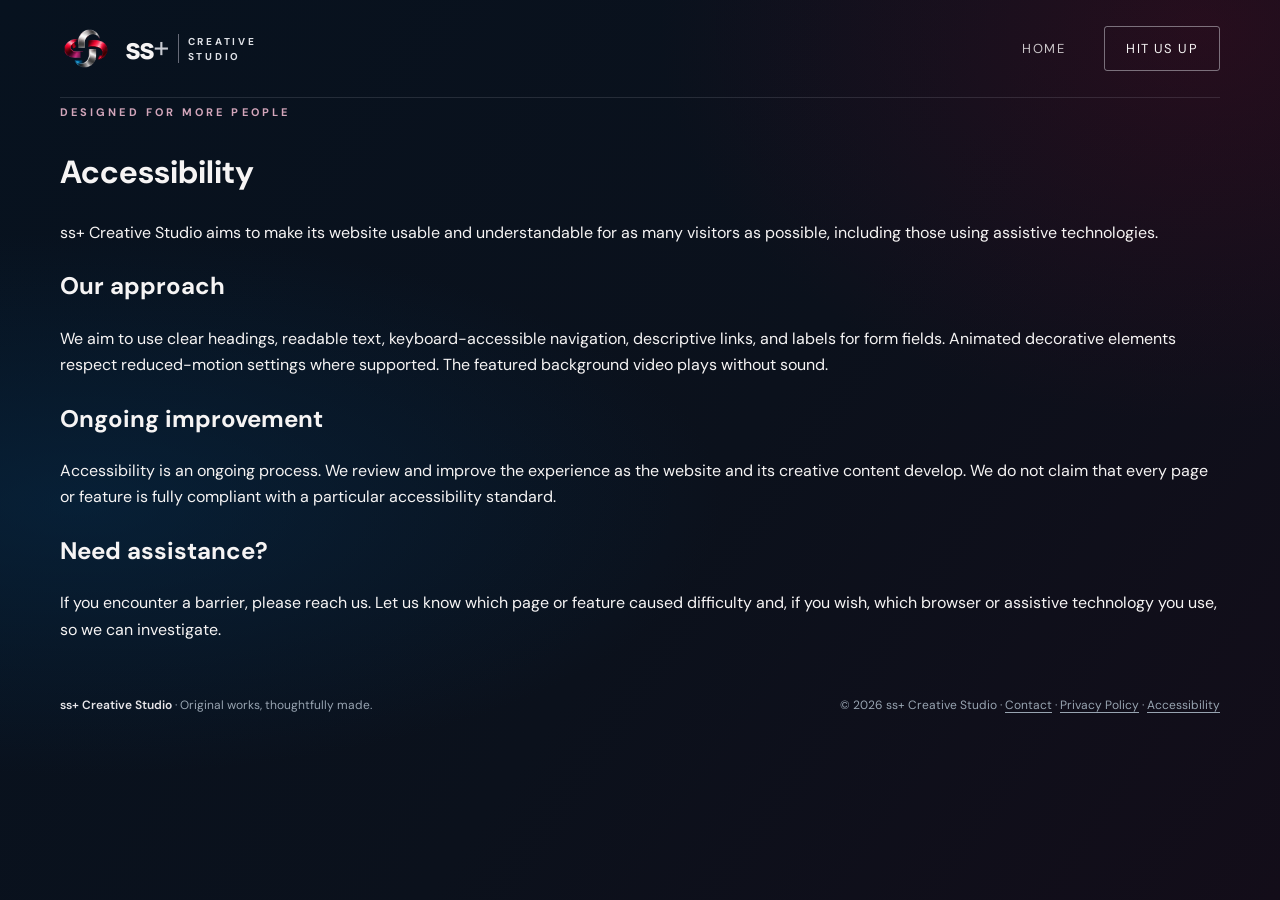
<file: accessibility/index.html>
<!doctype html><html lang="en"><head><meta charset="utf-8"><meta name="viewport" content="width=device-width,initial-scale=1"><meta name="theme-color" content="#07121f"><link rel="icon" type="image/png" href="../assets/studio_emblem.png"><link rel="stylesheet" href="../styles.css"><title>Accessibility | ss+ Creative Studio</title></head><body><div class="site"><header class="nav wrap"><a aria-label="ss+ Creative Studio, home" class="brand" href="../"><img alt="ss+ intertwined metallic studio emblem" src="../assets/studio_emblem.png"/><span class="brand-name"><span class="wordmark">ss<span class="plus">+</span></span><span class="brand-divider"></span><span class="brand-sub">Creative<br/>Studio</span></span></a><nav aria-label="Main navigation" class="links"><a  href="../">Home</a><a class="nav-contact" href="../contact/">Hit us up</a></nav></header><main class="legal-main wrap"><div class="legal-copy"><span class="eyebrow">Designed for more people</span><h1>Accessibility</h1><p>ss+ Creative Studio aims to make its website usable and understandable for as many visitors as possible, including those using assistive technologies.</p>
<h2>Our approach</h2><p>We aim to use clear headings, readable text, keyboard-accessible navigation, descriptive links, and labels for form fields. Animated decorative elements respect reduced-motion settings where supported. The featured background video plays without sound.</p>
<h2>Ongoing improvement</h2><p>Accessibility is an ongoing process. We review and improve the experience as the website and its creative content develop. We do not claim that every page or feature is fully compliant with a particular accessibility standard.</p>
<h2>Need assistance?</h2><p>If you encounter a barrier, please <a href="../contact/">reach us</a>. Let us know which page or feature caused difficulty and, if you wish, which browser or assistive technology you use, so we can investigate.</p></div></main><footer class="footer wrap"><span><strong>ss+ Creative Studio</strong> · Original works, thoughtfully made.</span><span>© <span id="year">2026</span> ss+ Creative Studio · <a href="../contact/">Contact</a> · <a href="../privacy-policy/">Privacy Policy</a> · <a href="../accessibility/">Accessibility</a></span></footer><script>document.getElementById("year").textContent=new Date().getFullYear();
<!-- Cloudflare Web Analytics -->
<script type="module" src="https://static.cloudflareinsights.com/beacon.min.js" data-cf-beacon='{"token": "5295e1e6908948158667b8c790a9b784"}'></script>
<!-- End Cloudflare Web Analytics -->
</body>
</file>
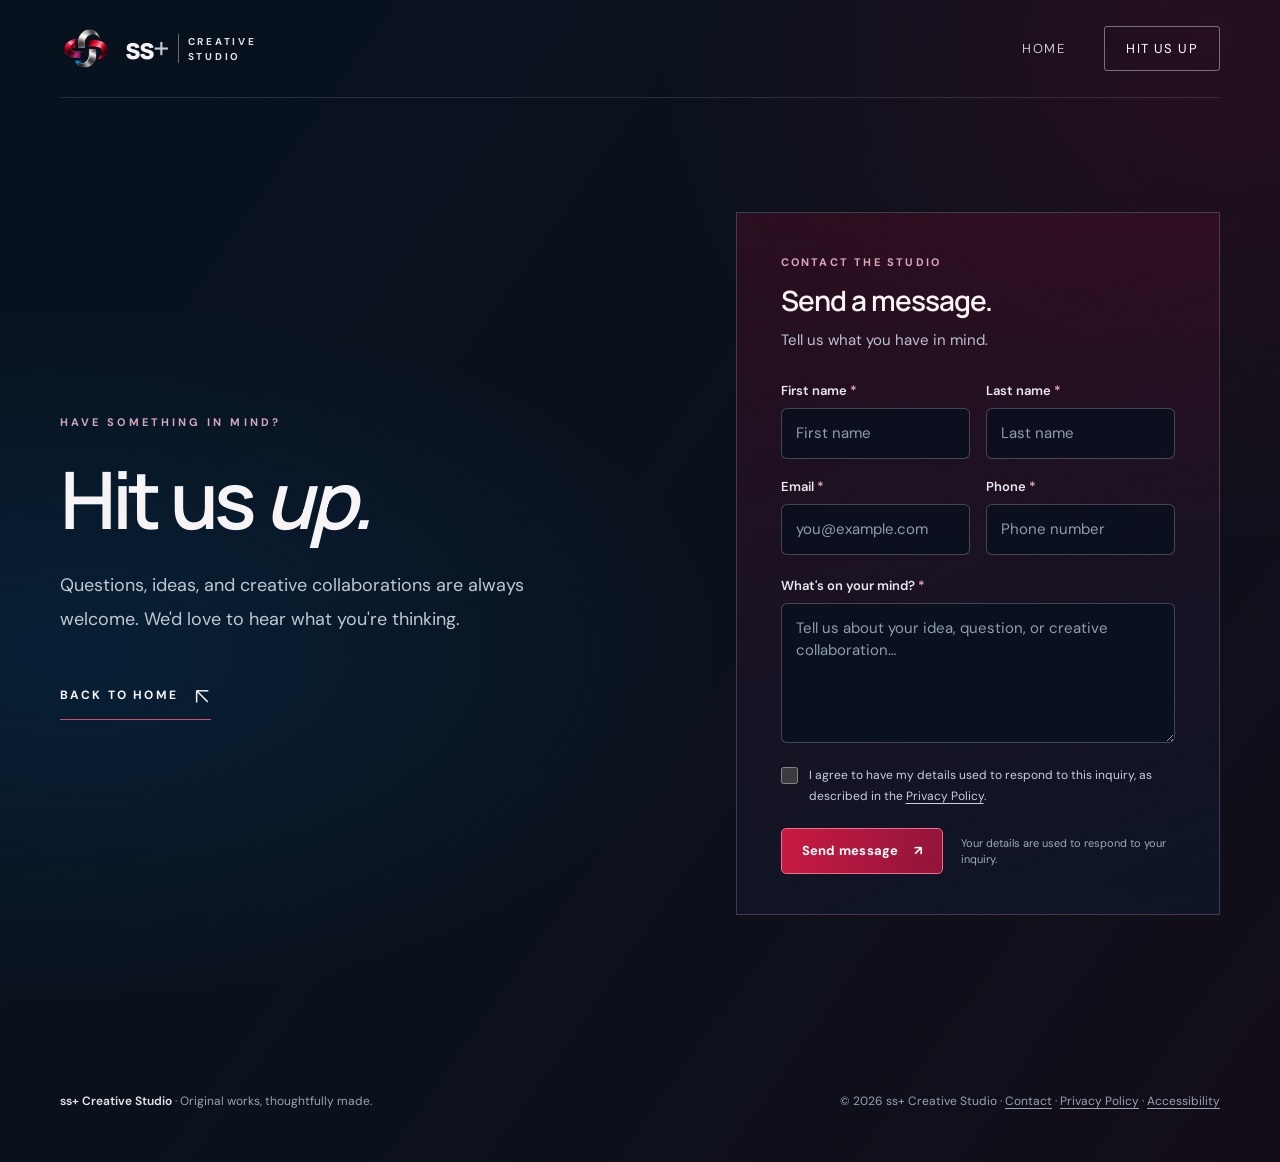
<file: contact/index.html>
<!doctype html><html lang="en"><head><meta charset="utf-8"><meta name="viewport" content="width=device-width,initial-scale=1"><meta name="theme-color" content="#07121f"><link rel="icon" type="image/png" href="../assets/studio_emblem.png"><link rel="stylesheet" href="../styles.css"><title>Contact | ss+ Creative Studio</title><style>#ssplus-success[hidden]{display:none!important}.form-feedback:empty{display:none}
/* ss+ Creative Studio contact form: self-contained visual styling */
.studio-contact .form-card{min-width:0}
.studio-contact .form-heading{margin-bottom:28px}
.studio-contact .form-eyebrow{display:block;font-size:11px;font-weight:700;letter-spacing:.2em;color:#dba5bb;margin-bottom:10px}
.studio-contact .form-heading h2{font-size:clamp(22px,2.2vw,28px);margin:0 0 8px;letter-spacing:-.035em}
.studio-contact .form-heading p{margin:0;color:#b9c3d0;font-size:15px}
.studio-contact .inquiry-form{display:flex;flex-direction:column;gap:22px;min-width:0}
.studio-contact .honeypot{position:absolute!important;left:-10000px!important;top:auto!important;width:1px!important;height:1px!important;overflow:hidden!important;opacity:0!important;pointer-events:none!important}
.studio-contact .form-grid{display:grid;grid-template-columns:repeat(2,minmax(0,1fr));gap:19px 16px}
.studio-contact .inquiry-form label:not(.consent-row){display:flex;flex-direction:column;gap:8px;min-width:0}
.studio-contact .field-label{display:block;color:#e8e8ee;font-size:13px;font-weight:600;line-height:1.4}
.studio-contact .field-label b{color:#e8a4bd}
.studio-contact .inquiry-form input:not([type=checkbox]),.studio-contact .inquiry-form textarea{box-sizing:border-box;display:block;width:100%;min-width:0;border-radius:6px;border:1px solid rgba(225,228,240,.26);background:rgba(6,16,30,.72);padding:13px 14px;color:#f6f4f4;font:400 15px/1.5 'DM Sans',Arial,sans-serif;outline:none;box-shadow:none}
.studio-contact .inquiry-form textarea{min-height:135px;resize:vertical}
.studio-contact .inquiry-form input::placeholder,.studio-contact .inquiry-form textarea::placeholder{color:#8e9dad;opacity:1}
.studio-contact .inquiry-form input:focus,.studio-contact .inquiry-form textarea:focus{border-color:#ec829e;box-shadow:0 0 0 3px rgba(230,34,58,.12)}
.studio-contact .consent-row{display:flex;align-items:flex-start;gap:11px;color:#c9d0db;font-size:12px;line-height:1.7}
.studio-contact .consent-row input{width:17px;height:17px;min-width:17px;margin:2px 0 0;accent-color:#e6223a}
.studio-contact .consent-row span{display:block}
.studio-contact .consent-row a{text-decoration:underline;text-underline-offset:3px}
.studio-contact .form-actions{display:flex;align-items:center;flex-wrap:wrap;gap:14px 18px}
.studio-contact #send-inquiry{appearance:none;display:inline-flex;align-items:center;gap:15px;justify-content:center;cursor:pointer;border:1px solid #ec6e8b;background:linear-gradient(100deg,#c91a43,#911439);color:#fff;border-radius:5px;padding:13px 20px;font:700 13px/1.4 'DM Sans',Arial,sans-serif;letter-spacing:.02em}
.studio-contact #send-inquiry:hover{filter:brightness(1.12)}
.studio-contact #send-inquiry:disabled{opacity:.65;cursor:wait}
.studio-contact .form-discretion{flex:1 1 170px;color:#9dabbc;font-size:11px;line-height:1.5}
.studio-contact .form-feedback{color:#ffc4d0;font-size:13px;margin:0}
.studio-contact .form-success{padding:16px 18px;background:rgba(23,130,95,.12);border:1px solid rgba(103,205,161,.32);color:#d5ffe7;border-radius:6px}
.studio-contact .form-success p{margin:6px 0 0}
.studio-contact .form-success[hidden]{display:none!important}
@media(max-width:590px){.studio-contact .form-grid{grid-template-columns:1fr}.studio-contact .form-heading{margin-bottom:20px}}
</style></head><body><div class="site"><header class="nav wrap"><a aria-label="ss+ Creative Studio, home" class="brand" href="../"><img alt="ss+ intertwined metallic studio emblem" src="../assets/studio_emblem.png"/><span class="brand-name"><span class="wordmark">ss<span class="plus">+</span></span><span class="brand-divider"></span><span class="brand-sub">Creative<br/>Studio</span></span></a><nav aria-label="Main navigation" class="links"><a  href="../">Home</a><a class="nav-contact" aria-current="page" href="../contact/">Hit us up</a></nav></header><main class="legal-main wrap"><section class="contact-hero studio-contact"><div><span class="eyebrow">Have something in mind?</span><h1>Hit us <em>up.</em></h1><p>Questions, ideas, and creative collaborations are always welcome. We'd love to hear what you're thinking.</p><a class="textlink" href="../">Back to home <span aria-hidden="true">↖</span></a></div><div class="contact-panel form-card">
  <div class="form-heading"><span class="form-eyebrow">CONTACT THE STUDIO</span><h2>Send a message.</h2><p>Tell us what you have in mind.</p></div>
  <form id="contact-inquiry" class="inquiry-form" method="POST" target="ssplus-response-frame" autocomplete="on">
    <input type="hidden" name="request_id" id="ssplus-request-id">
    <div class="honeypot" aria-hidden="true"><label>Leave this field empty <input type="text" name="website" tabindex="-1" autocomplete="off"></label></div>
    <div class="form-grid">
      <label for="studio-first"><span class="field-label">First name <b aria-hidden="true">*</b></span><input id="studio-first" name="first" type="text" autocomplete="given-name" required maxlength="80" placeholder="First name"></label>
      <label for="studio-last"><span class="field-label">Last name <b aria-hidden="true">*</b></span><input id="studio-last" name="last" type="text" autocomplete="family-name" required maxlength="80" placeholder="Last name"></label>
      <label for="studio-email"><span class="field-label">Email <b aria-hidden="true">*</b></span><input id="studio-email" name="email" type="email" autocomplete="email" required maxlength="200" placeholder="you@example.com"></label>
      <label for="studio-phone"><span class="field-label">Phone <b aria-hidden="true">*</b></span><input id="studio-phone" name="phone" type="tel" autocomplete="tel" maxlength="60" required placeholder="Phone number"></label>
    </div>
    <label for="studio-message"><span class="field-label">What's on your mind? <b aria-hidden="true">*</b></span><textarea id="studio-message" name="message" rows="5" maxlength="2450" placeholder="Tell us about your idea, question, or creative collaboration…" required></textarea></label>
    <label class="consent-row"><input type="checkbox" name="consent" value="yes" required><span>I agree to have my details used to respond to this inquiry, as described in the <a href="../privacy-policy/" target="_blank" rel="noopener">Privacy Policy</a>.</span></label>
    <div class="form-actions"><button type="submit" id="send-inquiry">Send message <span aria-hidden="true">↗</span></button><span class="form-discretion">Your details are used to respond to your inquiry.</span></div>
    <p id="copy-feedback" role="status" aria-live="polite" class="form-feedback"></p>
    <div id="ssplus-success" hidden role="status" aria-live="polite" class="form-success"><strong>Message received.</strong><p>Thank you for reaching out. We'll reply using the details you provided.</p></div>
  </form>
  <iframe name="ssplus-response-frame" id="ssplus-response-frame" title="Inquiry processing" style="display:none" aria-hidden="true"></iframe>
</div></section></main><footer class="footer wrap"><span><strong>ss+ Creative Studio</strong> · Original works, thoughtfully made.</span><span>© <span id="year">2026</span> ss+ Creative Studio · <a href="../contact/">Contact</a> · <a href="../privacy-policy/">Privacy Policy</a> · <a href="../accessibility/">Accessibility</a></span></footer><script>document.getElementById("year").textContent=new Date().getFullYear();</script><script>
// Same verified submission handler as the Skilled Services Plus homepage.
// No modifications to Google Apps Script or the parent website.
const SSPLUS_FORM_ENDPOINT = 'https://script.google.com/macros/s/AKfycbw0jfU9uzN_qRJfU-tJsKEQlW2Z_xmgxFFN9DNziqvqNoXAnJtr4KEfVWtTO-KbkwYg/exec';
const inquiryForm = document.getElementById('contact-inquiry');
const inquiryFeedback = document.getElementById('copy-feedback');
const inquirySuccess = document.getElementById('ssplus-success');
const inquiryButton = document.getElementById('send-inquiry');
let pendingInquiry = null;
let statusTimer = null;
let pollCount = 0;

function endPending() {
  pendingInquiry = null;
  clearTimeout(statusTimer);
  inquiryButton.disabled = false;
}

// A script tag can load an Apps Script GET response across origins without CORS.
// The GET only returns success/failure for a random request ID, never client details.
window.ssplusStatusCallback = function (result) {
  if (!pendingInquiry || !result || result.requestId !== pendingInquiry) return;
  if (result.saved === true) {
    endPending();
    inquiryForm.reset();
    inquiryFeedback.textContent = '';
    inquirySuccess.hidden = false;
    inquirySuccess.scrollIntoView({behavior:'smooth', block:'nearest'});
  }
};

function checkSubmissionStatus(id) {
  if (pendingInquiry !== id) return;
  if (pollCount >= 16) {
    endPending();
    inquiryFeedback.textContent = 'We could not confirm the response. Your inquiry may already be saved. Please contact us or check before submitting again.';
    return;
  }
  pollCount++;
  const script = document.createElement('script');
  script.src = SSPLUS_FORM_ENDPOINT + '?action=status&request_id=' + encodeURIComponent(id)
    + '&callback=ssplusStatusCallback&_=' + Date.now();
  script.onerror = () => script.remove();
  script.onload = () => script.remove();
  document.head.appendChild(script);
  statusTimer = setTimeout(() => checkSubmissionStatus(id), 1800);
}

inquiryForm.addEventListener('submit', (event) => {
  if (pendingInquiry) { event.preventDefault(); return; }
  if (!SSPLUS_FORM_ENDPOINT.endsWith('/exec')) {
    event.preventDefault();
    inquiryFeedback.textContent = 'The contact form is temporarily unavailable.';
    return;
  }
  const requestId = crypto.randomUUID ? crypto.randomUUID() :
    String(Date.now()) + '-' + Math.random().toString(36).slice(2);
  document.getElementById('ssplus-request-id').value = requestId;
  // Identify this venture in the existing shared tracker without changing its backend.
  const message = inquiryForm.elements.namedItem('message');
  if (message && !message.value.startsWith('[ss+ Creative Studio] ')) {
    message.value = '[ss+ Creative Studio] ' + message.value;
  }
  pendingInquiry = requestId;
  inquiryForm.action = SSPLUS_FORM_ENDPOINT;
  inquiryButton.disabled = true;
  inquirySuccess.hidden = true;
  inquiryFeedback.textContent = 'Sending your inquiry…';
  pollCount = 0;
  statusTimer = setTimeout(() => checkSubmissionStatus(requestId), 1400);
  // Native POST to hidden iframe: browser does not navigate away.
});</script></div>

<!-- Cloudflare Web Analytics -->
<script type="module" src="https://static.cloudflareinsights.com/beacon.min.js" data-cf-beacon='{"token": "5295e1e6908948158667b8c790a9b784"}'></script>
<!-- End Cloudflare Web Analytics -->

</body></html>
</file>
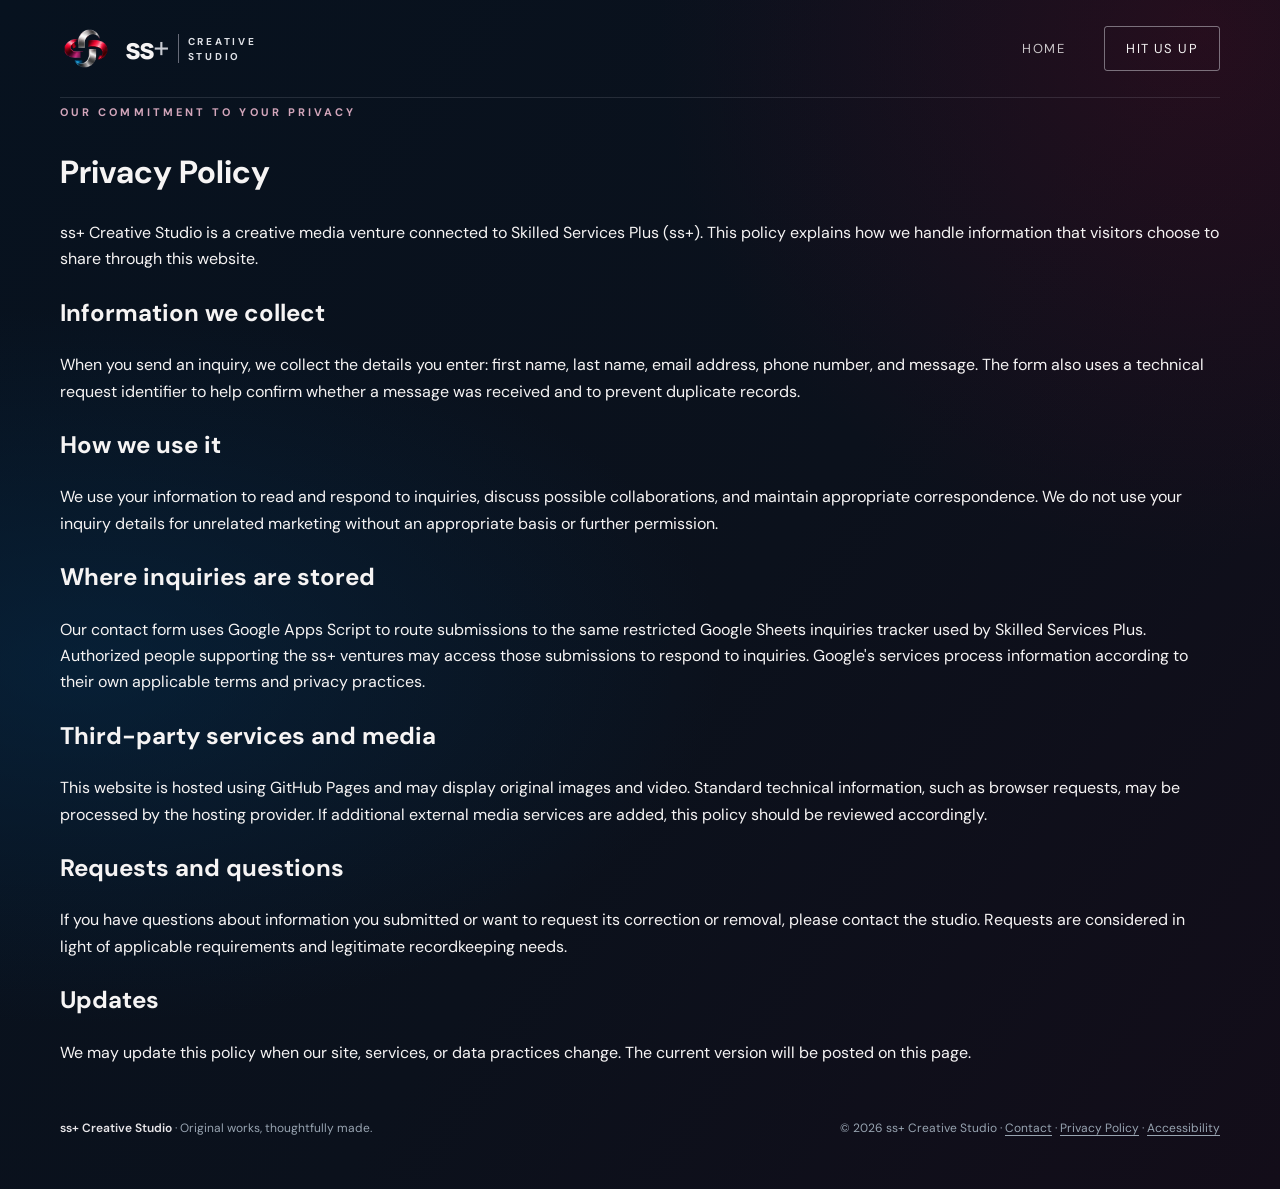
<file: privacy-policy/index.html>
<!doctype html><html lang="en"><head><meta charset="utf-8"><meta name="viewport" content="width=device-width,initial-scale=1"><meta name="theme-color" content="#07121f"><link rel="icon" type="image/png" href="../assets/studio_emblem.png"><link rel="stylesheet" href="../styles.css"><title>Privacy Policy | ss+ Creative Studio</title></head><body><div class="site"><header class="nav wrap"><a aria-label="ss+ Creative Studio, home" class="brand" href="../"><img alt="ss+ intertwined metallic studio emblem" src="../assets/studio_emblem.png"/><span class="brand-name"><span class="wordmark">ss<span class="plus">+</span></span><span class="brand-divider"></span><span class="brand-sub">Creative<br/>Studio</span></span></a><nav aria-label="Main navigation" class="links"><a  href="../">Home</a><a class="nav-contact" href="../contact/">Hit us up</a></nav></header><main class="legal-main wrap"><div class="legal-copy"><span class="eyebrow">Our commitment to your privacy</span><h1>Privacy Policy</h1><p>ss+ Creative Studio is a creative media venture connected to Skilled Services Plus (ss+). This policy explains how we handle information that visitors choose to share through this website.</p>
<h2>Information we collect</h2><p>When you send an inquiry, we collect the details you enter: first name, last name, email address, phone number, and message. The form also uses a technical request identifier to help confirm whether a message was received and to prevent duplicate records.</p>
<h2>How we use it</h2><p>We use your information to read and respond to inquiries, discuss possible collaborations, and maintain appropriate correspondence. We do not use your inquiry details for unrelated marketing without an appropriate basis or further permission.</p>
<h2>Where inquiries are stored</h2><p>Our contact form uses Google Apps Script to route submissions to the same restricted Google Sheets inquiries tracker used by Skilled Services Plus. Authorized people supporting the ss+ ventures may access those submissions to respond to inquiries. Google's services process information according to their own applicable terms and privacy practices.</p>
<h2>Third-party services and media</h2><p>This website is hosted using GitHub Pages and may display original images and video. Standard technical information, such as browser requests, may be processed by the hosting provider. If additional external media services are added, this policy should be reviewed accordingly.</p>
<h2>Requests and questions</h2><p>If you have questions about information you submitted or want to request its correction or removal, please <a href="../contact/">contact the studio</a>. Requests are considered in light of applicable requirements and legitimate recordkeeping needs.</p>
<h2>Updates</h2><p>We may update this policy when our site, services, or data practices change. The current version will be posted on this page.</p></div></main><footer class="footer wrap"><span><strong>ss+ Creative Studio</strong> · Original works, thoughtfully made.</span><span>© <span id="year">2026</span> ss+ Creative Studio · <a href="../contact/">Contact</a> · <a href="../privacy-policy/">Privacy Policy</a> · <a href="../accessibility/">Accessibility</a></span></footer><script>document.getElementById("year").textContent=new Date().getFullYear();</script></div>

<!-- Cloudflare Web Analytics -->
<script type="module" src="https://static.cloudflareinsights.com/beacon.min.js" data-cf-beacon='{"token": "5295e1e6908948158667b8c790a9b784"}'></script>
<!-- End Cloudflare Web Analytics -->

</body></html>
</file>
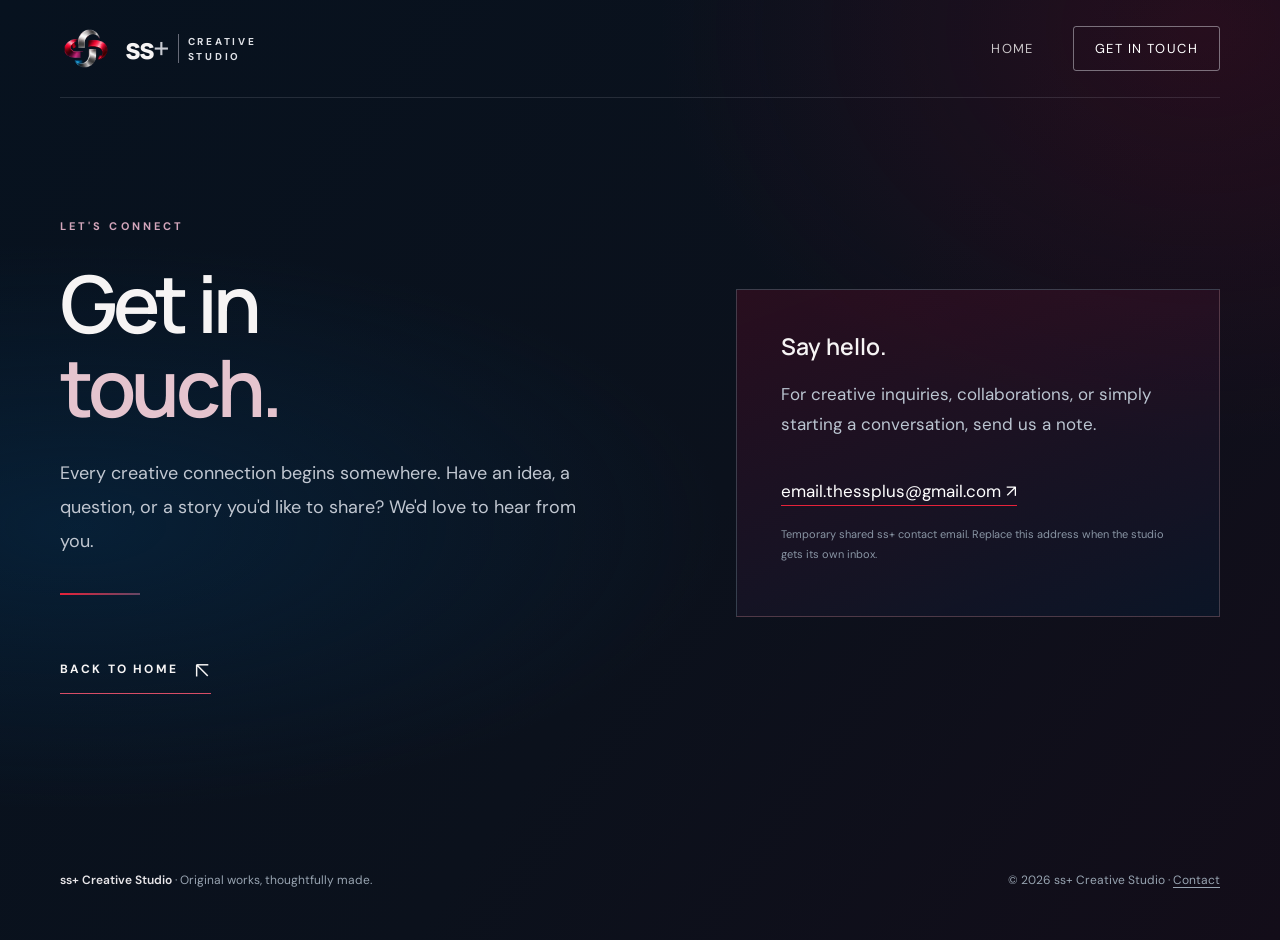
<file: contact.html>
<!doctype html><html lang="en"><head><meta charset="utf-8"><meta name="viewport" content="width=device-width,initial-scale=1"><meta name="theme-color" content="#07121f"><meta name="description" content="ss+ Creative Studio develops original stories and creative media across formats. An independent home for curiosity, storytelling, and ideas."><link rel="icon" type="image/png" href="assets/studio_emblem.png"><link rel="stylesheet" href="styles.css"><title>Contact | ss+ Creative Studio</title></head><body><div class="site"><header class="nav wrap"><a class="brand" href="index.html" aria-label="ss+ Creative Studio, home"><img src="assets/studio_emblem.png" alt="ss+ intertwined metallic studio emblem"><span class="brand-name"><span class="wordmark">ss<span class="plus">+</span></span><span class="brand-divider"></span><span class="brand-sub">Creative<br>Studio</span></span></a><nav class="links" aria-label="Main navigation"><a href="index.html" >Home</a><a href="contact.html" class="nav-contact" aria-current="page">Get in touch</a></nav></header><main class="wrap"><section class="contact-hero"><div><span class="eyebrow">Let's connect</span><h1>Get in<br><em style="font-style:normal;color:#e5c4ce">touch.</em></h1><p>Every creative connection begins somewhere. Have an idea, a question, or a story you'd like to share? We'd love to hear from you.</p><div class="glint"></div><a href="index.html" class="textlink">Back to home <span aria-hidden="true">↖</span></a></div><aside class="contact-panel"><h2>Say hello.</h2><p>For creative inquiries, collaborations, or simply starting a conversation, send us a note.</p><a class="email" href="mailto:email.thessplus@gmail.com?subject=ss%2B%20Creative%20Studio%20Inquiry">email.thessplus@gmail.com ↗</a><p class="smallnote">Temporary shared ss+ contact email. Replace this address when the studio gets its own inbox.</p></aside></section></main><footer class="footer wrap"><span><strong>ss+ Creative Studio</strong> · Original works, thoughtfully made.</span><span>© <span id="year">2026</span> ss+ Creative Studio · <a href="contact.html">Contact</a></span></footer><script>document.getElementById('year').textContent = new Date().getFullYear();</script></div>
<!-- Cloudflare Web Analytics -->
<script type="module" src="https://static.cloudflareinsights.com/beacon.min.js" data-cf-beacon='{"token": "5295e1e6908948158667b8c790a9b784"}'></script>
<!-- End Cloudflare Web Analytics -->
</body>
</html>
</file>
<file: styles.css>
@import url('https://fonts.googleapis.com/css2?family=DM+Sans:wght@400;500;600;700&family=Manrope:wght@400;500;600;700;800&display=swap');
:root{color-scheme:dark;--navy:#03213d;--midnight:#061522;--ink:#080d17;--berry:#690722;--pink:#e6223a;--silver:#c3c1c1;--muted:#abb5c2;--white:#f6f4f4}*{box-sizing:border-box}html{scroll-behavior:smooth}body{margin:0;background:#08111c;color:var(--white);font-family:'DM Sans',Arial,sans-serif;line-height:1.65}a{color:inherit;text-decoration:none}button,a{ -webkit-tap-highlight-color: transparent}a:focus-visible,button:focus-visible{outline:2px solid #ff7896;outline-offset:5px}.site{min-height:100vh;overflow:hidden;background:radial-gradient(ellipse at 94% 3%,rgba(105,7,34,.28),transparent 32%),radial-gradient(ellipse at 6% 56%,rgba(6,42,72,.58),transparent 38%),linear-gradient(125deg,#07121f,#0b111c 55%,#130d19)}.wrap{width:min(1160px,calc(100% - 72px));margin:auto}.nav{height:98px;display:flex;justify-content:space-between;align-items:center;border-bottom:1px solid rgba(220,223,234,.13)}.brand{display:flex;gap:13px;align-items:center;min-width:0}.brand img{width:52px;height:52px;object-fit:contain}.brand-name{display:flex;align-items:center;gap:9px}.wordmark{font-family:'Manrope',Arial,sans-serif;letter-spacing:-.075em;font-weight:800;font-size:29px;line-height:1;text-transform:none}.wordmark .plus{color:#c8cbd2;font-weight:500;letter-spacing:-.03em}.brand-divider{height:29px;width:1px;background:#a7a7b5;opacity:.6}.brand-sub{font-size:10px;font-weight:700;letter-spacing:.27em;line-height:1.5;text-transform:uppercase;color:#e0e2e7}.links{display:flex;gap:39px;align-items:center;font-size:13px;letter-spacing:.11em;text-transform:uppercase}.links a{opacity:.8}.links a:hover,.links a[aria-current=page]{opacity:1;color:#fff}.links .nav-contact{border:1px solid rgba(245,248,255,.42);padding:11px 21px;border-radius:3px;opacity:1}.hero{min-height:620px;display:grid;grid-template-columns:1.2fr .8fr;align-items:center;position:relative;padding:76px 0 90px}.eyebrow{text-transform:uppercase;letter-spacing:.28em;font-size:11px;font-weight:700;color:#d3a6bb}.hero h1,.contact-hero h1{font-family:Manrope,Arial,sans-serif;font-weight:600;letter-spacing:-.055em;line-height:1.05;font-size:clamp(49px,6.2vw,88px);margin:23px 0 28px}.hero h1 em{font-style:normal;background:linear-gradient(90deg,#f6f4f4 0%,#d2c0cc 45%,#f18ba1);-webkit-background-clip:text;background-clip:text;color:transparent}.hero-copy{font-size:17px;line-height:1.85;color:#bdc5d0;max-width:530px}.textlink{display:inline-flex;gap:17px;align-items:center;margin-top:30px;font-size:12px;letter-spacing:.18em;font-weight:700;text-transform:uppercase;border-bottom:1px solid #d84d66;padding-bottom:11px}.textlink span{font-size:23px;font-weight:300;line-height:1}.hero-art{position:relative;min-height:430px;display:flex;align-items:center;justify-content:center;isolation:isolate}.hero-art:before{content:'';position:absolute;width:540px;height:500px;max-width:130%;border-radius:50%;background:radial-gradient(ellipse,rgba(226,34,58,.17),rgba(105,7,34,.08) 41%,transparent 68%);filter:blur(8px);z-index:-1}.hero-art:after{content:'';position:absolute;inset:auto -55px 40px -55px;height:1px;background:linear-gradient(90deg,transparent,rgba(211,73,114,.55),transparent);transform:rotate(-21deg)}.hero-art img{width:min(390px,93%);height:auto;filter:drop-shadow(0 30px 45px rgba(0,0,0,.55))}.rule{height:1px;background:linear-gradient(90deg,rgba(220,223,234,.25),rgba(220,223,234,.02))}.intro{padding:100px 0 106px;display:grid;grid-template-columns:1fr 1.35fr;gap:70px}.section-index{font-size:11px;text-transform:uppercase;letter-spacing:.22em;color:#d3a6bb}.intro h2,.closing h2{font:600 clamp(32px,3.8vw,52px)/1.16 Manrope,Arial,sans-serif;letter-spacing:-.045em;margin:19px 0}.intro p{font-size:18px;color:#c3c6d2;max-width:650px;line-height:1.9;margin:0}.three{display:grid;grid-template-columns:repeat(3,1fr);gap:24px;margin:0 auto 120px}.three article{padding:30px 30px 42px;border-top:1px solid rgba(235,235,243,.45);background:linear-gradient(180deg,rgba(255,255,255,.025),transparent);min-height:210px}.three .num{font-size:12px;color:#d7a4b7;letter-spacing:.18em}.three h3{font:600 24px Manrope;margin:30px 0 12px}.three p{font-size:14px;color:#aab5c5;margin:0}.closing{background:linear-gradient(120deg,rgba(105,7,34,.44),rgba(3,33,61,.55));border-block:1px solid rgba(255,255,255,.13);padding:94px 0}.closing-inner{display:flex;align-items:center;justify-content:space-between;gap:45px}.closing h2{margin-bottom:0}.closing .cta{border:1px solid rgba(245,245,245,.6);padding:17px 26px;white-space:nowrap;font-weight:600;font-size:13px;letter-spacing:.07em}.closing .cta:hover,.nav-contact:hover{background:rgba(255,255,255,.1)}.footer{padding:37px 0 50px;display:flex;justify-content:space-between;align-items:center;color:#98a4b1;font-size:12px;gap:24px}.footer strong{color:#e8e6e9;font-weight:600}.footer a{text-decoration:underline;text-underline-offset:3px}.contact-hero{padding:114px 0 140px;min-height:650px;display:grid;grid-template-columns:1fr .8fr;gap:70px;align-items:center}.contact-hero h1{margin-bottom:28px}.contact-hero p{max-width:535px;color:#c1c7d1;font-size:18px;line-height:1.9}.contact-panel{padding:40px 44px;background:linear-gradient(160deg,rgba(105,7,34,.32),rgba(3,33,61,.35));border:1px solid rgba(255,255,255,.18)}.contact-panel h2{font:600 23px Manrope;margin:0 0 12px}.contact-panel p{font-size:14px;color:#bbc5d1;line-height:1.8}.email{display:inline-block;margin:20px 0 8px;font-size:17px;color:#fff;border-bottom:1px solid #e6223a;overflow-wrap:anywhere}.smallnote{font-size:11px!important;color:#8995a4!important}.glint{width:80px;height:2px;background:linear-gradient(90deg,#e6223a,#644765);margin:34px 0}.no-team{display:none}@media(max-width:760px){.wrap{width:min(100% - 40px,560px)}.nav{height:80px}.brand img{width:42px;height:42px}.wordmark{font-size:25px}.brand-sub{font-size:8px}.links{gap:15px;font-size:11px}.links a:not(.nav-contact){display:none}.links .nav-contact{padding:10px 12px}.hero{grid-template-columns:1fr;min-height:0;padding:80px 0 40px}.hero h1{font-size:clamp(45px,12vw,69px)}.hero-art{min-height:280px;order:-1}.hero-art img{width:min(240px,70%)}.hero-copy{font-size:16px}.intro{grid-template-columns:1fr;gap:14px;padding:75px 0}.intro p{font-size:16px}.three{grid-template-columns:1fr;gap:12px;margin-bottom:65px}.three article{min-height:0;padding:22px 25px 30px}.three h3{margin:16px 0 8px}.closing{padding:60px 0}.closing-inner{align-items:flex-start;flex-direction:column}.footer{flex-direction:column;align-items:flex-start}.contact-hero{grid-template-columns:1fr;min-height:0;gap:35px;padding:85px 0 110px}.contact-hero p{font-size:16px}.contact-panel{padding:30px 26px}}

/* V2: keep the cards inside the centered content width. */
.three.wrap {margin-left:auto;margin-right:auto}
/* Motion identity: a pronounced cinematic approach, then a real masked light sweep. */
.hero-art {position:relative;perspective:900px;overflow:visible;padding:38px;min-width:0;isolation:isolate}
.hero-art img {display:block;width:min(390px,91%);max-width:100%;height:auto;object-fit:contain;position:relative;z-index:1;backface-visibility:hidden;transform-origin:50% 50%;filter:drop-shadow(0 28px 34px rgba(0,0,0,.55));}
.hero-art .metal-glint{pointer-events:none;position:absolute;z-index:2;inset:38px;opacity:0;-webkit-mask-image:url('assets/studio_emblem.png');mask-image:url('assets/studio_emblem.png');-webkit-mask-size:contain;mask-size:contain;-webkit-mask-repeat:no-repeat;mask-repeat:no-repeat;-webkit-mask-position:center;mask-position:center;background:linear-gradient(110deg,transparent 0%,transparent 42%,rgba(255,255,255,.1) 46%,rgba(255,255,255,1) 49%,#fff 50%,rgba(215,237,255,.85) 52%,rgba(255,255,255,.08) 57%,transparent 62%);background-size:360% 100%;mix-blend-mode:screen;filter:brightness(1.7)}
.hero-art.is-revealing img{animation:studio-arrive 3.4s cubic-bezier(.18,.8,.16,1) both}
.hero-art.is-revealing .metal-glint{animation:studio-metal-flash 7.8s linear infinite 2.65s}
@keyframes studio-arrive{0%{opacity:0;transform:perspective(900px) translate3d(155px,-35px,-210px) rotateY(-58deg) rotateZ(-14deg) scale(.62);filter:blur(8px) drop-shadow(0 10px 15px #0006)}24%{opacity:1;filter:blur(0) drop-shadow(0 18px 30px #0007)}62%{transform:perspective(900px) translate3d(-8px,0,20px) rotateY(10deg) rotateZ(3deg) scale(1.055)}82%{transform:perspective(900px) translate3d(0,0,0) rotateY(-3deg) rotateZ(-1deg) scale(.995)}100%{opacity:1;transform:perspective(900px) translate3d(0,0,0) rotateY(0) rotateZ(0) scale(1);filter:drop-shadow(0 28px 34px rgba(0,0,0,.55))}}
@keyframes studio-metal-flash{0%,7%{opacity:0;background-position:135% center}10%{opacity:1}23%{opacity:1;background-position:-105% center}27%,100%{opacity:0;background-position:-105% center}}
@media(max-width:760px){.hero-art{padding:20px;min-height:295px}.hero-art .metal-glint{inset:20px}.hero-art img{width:min(270px,82%)}}
@media(prefers-reduced-motion:reduce){.hero-art.is-revealing img,.hero-art.is-revealing .metal-glint{animation:none!important}.hero-art .metal-glint{display:none}.hero-art img{opacity:1;transform:none}}

/* Featured original footage. Full-width presentation, no controls or text overlay. */
.featured-film{padding:26px 0 24px;background:linear-gradient(180deg,rgba(6,16,29,.2),rgba(5,17,30,.35))}
.featured-film-inner{width:min(1320px,calc(100% - 72px))}
.film-frame{position:relative;aspect-ratio:16/9;overflow:hidden;border:1px solid rgba(215,219,233,.12);background:#061522}
.film-frame video{display:block;width:100%;height:100%;object-fit:cover;object-position:center;background:#061522}
.film-meta{padding:23px 0 12px;display:flex;align-items:end;justify-content:space-between;gap:28px}
.film-meta h2{font:600 clamp(21px,2.4vw,30px)/1.2 Manrope,Arial,sans-serif;letter-spacing:-.035em;margin:7px 0 0}
.film-meta p{color:#b4bdcb;font-size:12px;letter-spacing:.035em;margin:0 0 2px;text-align:right}
/* Keep the approved emblem static until a professional motion ident is ready. */
.hero-art img,.hero-art.is-revealing img{animation:none!important;opacity:1!important;transform:none!important;filter:drop-shadow(0 28px 34px rgba(0,0,0,.55))}
.hero-art .metal-glint{display:none!important}
@media(max-width:760px){.featured-film{padding:10px 0 10px}.featured-film-inner{width:100%}.film-frame{border-left:0;border-right:0}.film-meta{padding:20px;align-items:flex-start;flex-direction:column;gap:6px}.film-meta p{text-align:left}.film-frame{aspect-ratio:16/10}}


/* V5: edge-to-edge editorial video, and elegant moving blade cut. */
.hero-art{overflow:visible;isolation:isolate}
.hero-art::after{display:none!important}
.hero-art img{z-index:2;position:relative;max-height:410px;object-fit:contain}
.blade-cut{
  position:absolute;z-index:1;pointer-events:none;
  width:150%;height:2px;left:-27%;bottom:17%;
  transform:rotate(-21deg);transform-origin:center;
  background:linear-gradient(90deg,transparent 0%,rgba(87,29,55,.3) 12%,rgba(190,71,110,.63) 55%,rgba(174,137,170,.24) 84%,transparent 100%);
  box-shadow:0 0 1px rgba(238,145,182,.22);overflow:visible;
}
.blade-reflection{
  position:absolute;inset:-2px 0;overflow:hidden;
}
.blade-reflection::before{
  content:'';position:absolute;top:0;bottom:0;width:20%;left:0;
  background:linear-gradient(90deg,transparent,rgba(247,244,251,.35) 28%,rgba(255,255,255,1) 50%,rgba(255,238,247,.35) 65%,transparent);
  filter:blur(.3px);opacity:0;transform:translateX(-130%);
  animation:blade-sweep 15s ease-in-out infinite;
}
.blade-spark{
  position:absolute;top:50%;left:0;width:5px;height:5px;border-radius:50%;
  background:white;box-shadow:0 0 5px 2px #fff,0 0 14px 4px #eba8cd,0 0 24px 5px #d76a99;
  opacity:0;transform:translate(-50%,-50%);
  animation:blade-sparkle 15s ease-in-out infinite;
}
.blade-spark::before,.blade-spark::after{content:'';position:absolute;background:linear-gradient(90deg,transparent,#fff,transparent);left:50%;top:50%;width:36px;height:1px;transform:translate(-50%,-50%)}
.blade-spark::after{transform:translate(-50%,-50%) rotate(90deg)}
@keyframes blade-sweep{0%,5%{transform:translateX(-130%);opacity:0}7%{opacity:1}15%{transform:translateX(650%);opacity:1}17%,100%{opacity:0;transform:translateX(650%)}}
@keyframes blade-sparkle{0%,6%{left:0%;opacity:0}8%{opacity:1}15%{left:100%;opacity:1}17%,100%{left:100%;opacity:0}}
.featured-film{width:100%;max-width:none;margin:0;padding:0!important;background:#061522;line-height:0;overflow:hidden}
.featured-film video{display:block;width:100%;height:clamp(390px,56vw,820px);object-fit:cover;object-position:center;background:#061522}
.hero-copy{font-size:clamp(18px,1.48vw,21px);line-height:1.75}
.intro p{font-size:clamp(18px,1.5vw,21px);line-height:1.8}
.three p{font-size:clamp(16px,1.14vw,18px);line-height:1.75}
.three h3{font-size:clamp(24px,2vw,29px)}
.contact-panel p{font-size:17px}
@media(max-width:760px){
 .hero-art{min-height:290px}.hero-art img{max-height:270px}
 .blade-cut{width:118%;left:-9%;bottom:14%}
 .featured-film video{height:clamp(300px,65vh,580px);object-position:50% 50%}
 .hero-copy,.intro p{font-size:17px;line-height:1.75}
 .three p{font-size:16px}
}
@media(prefers-reduced-motion:reduce){.blade-reflection::before,.blade-spark{animation:none!important;opacity:0!important}}

/* Founder story: large editorial type and the existing studio font pairing. */
.founder-section{position:relative;isolation:isolate;overflow:hidden;padding:105px 0 112px;border-top:1px solid rgba(255,255,255,.12);background:radial-gradient(ellipse at 9% 28%,rgba(105,7,34,.28),transparent 48%),radial-gradient(ellipse at 98% 88%,rgba(6,42,72,.35),transparent 45%),#080f1a}
.founder-inner{display:grid;grid-template-columns:minmax(0,.86fr) minmax(0,1.14fr);gap:clamp(48px,6vw,100px);align-items:center}
.founder-portrait{position:relative;min-height:630px;overflow:hidden;background:#0d1323;box-shadow:0 28px 70px rgba(0,0,0,.22)}
.founder-portrait img{display:block;width:100%;height:100%;min-height:630px;object-fit:cover;object-position:center center}
.founder-portrait:after{content:'';position:absolute;inset:0;border:1px solid rgba(255,255,255,.09);pointer-events:none}
.founder-story{padding:22px 0;max-width:690px}
.founder-story h2{font-family:Manrope,Arial,sans-serif;font-size:clamp(42px,4.5vw,70px);font-weight:650;line-height:1.09;letter-spacing:-.058em;margin:24px 0 42px;max-width:690px}
.founder-story h2 em{font-style:normal;color:#dfafc1}
.founder-story p{font-family:'DM Sans',Arial,sans-serif;font-size:clamp(21px,1.8vw,27px);font-weight:400;line-height:1.72;letter-spacing:-.018em;color:#e0e2e9;margin:0;max-width:660px}
@media(max-width:900px){.founder-section{padding:80px 0}.founder-inner{gap:32px;grid-template-columns:1fr 1.1fr}.founder-portrait,.founder-portrait img{min-height:540px}.founder-story h2{font-size:clamp(38px,5vw,54px);margin:20px 0 26px}.founder-story p{font-size:19px;line-height:1.7}}
@media(max-width:690px){.founder-section{padding:66px 0 78px}.founder-inner{grid-template-columns:1fr;gap:38px}.founder-portrait,.founder-portrait img{min-height:0;height:auto;max-height:530px}.founder-portrait img{object-fit:cover;object-position:50% 33%;aspect-ratio:4/5}.founder-story{padding:0}.founder-story h2{font-size:clamp(40px,11vw,57px);margin:18px 0 26px}.founder-story p{font-size:20px;line-height:1.72}}
</file>
